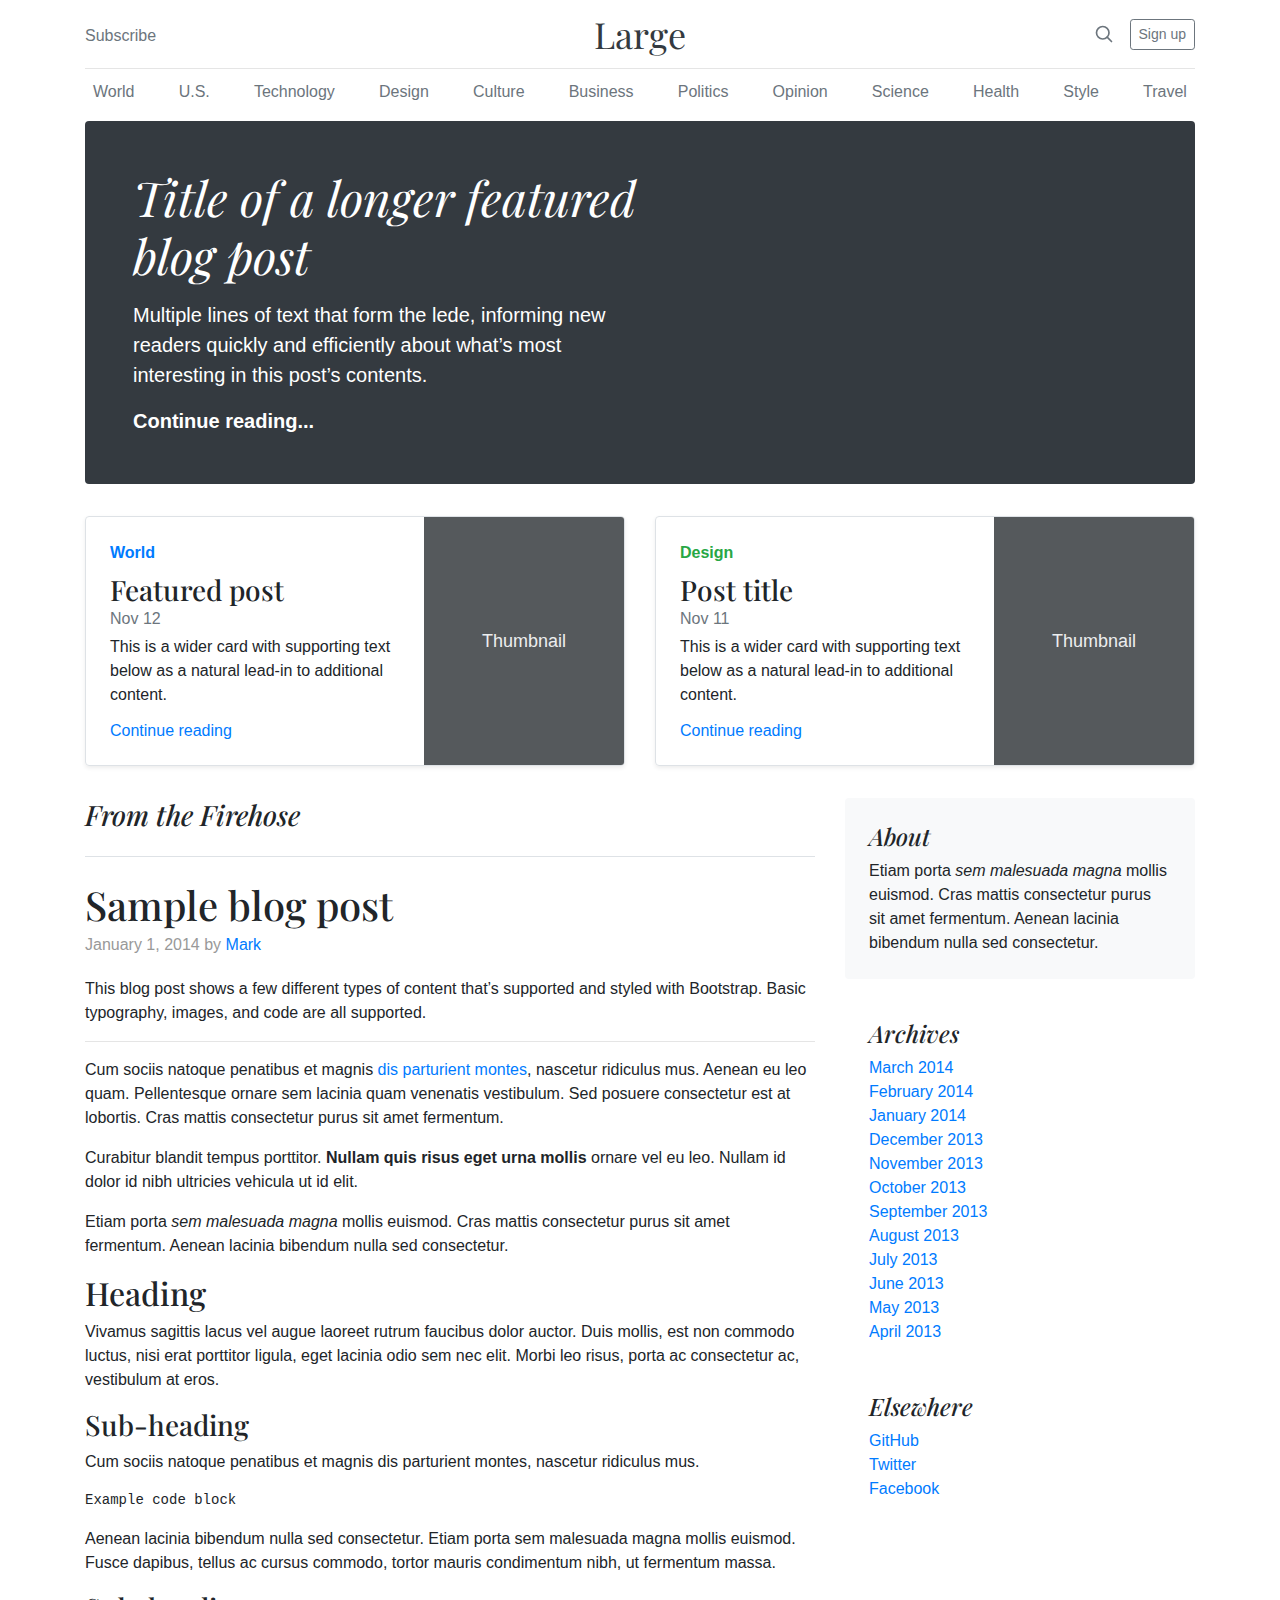
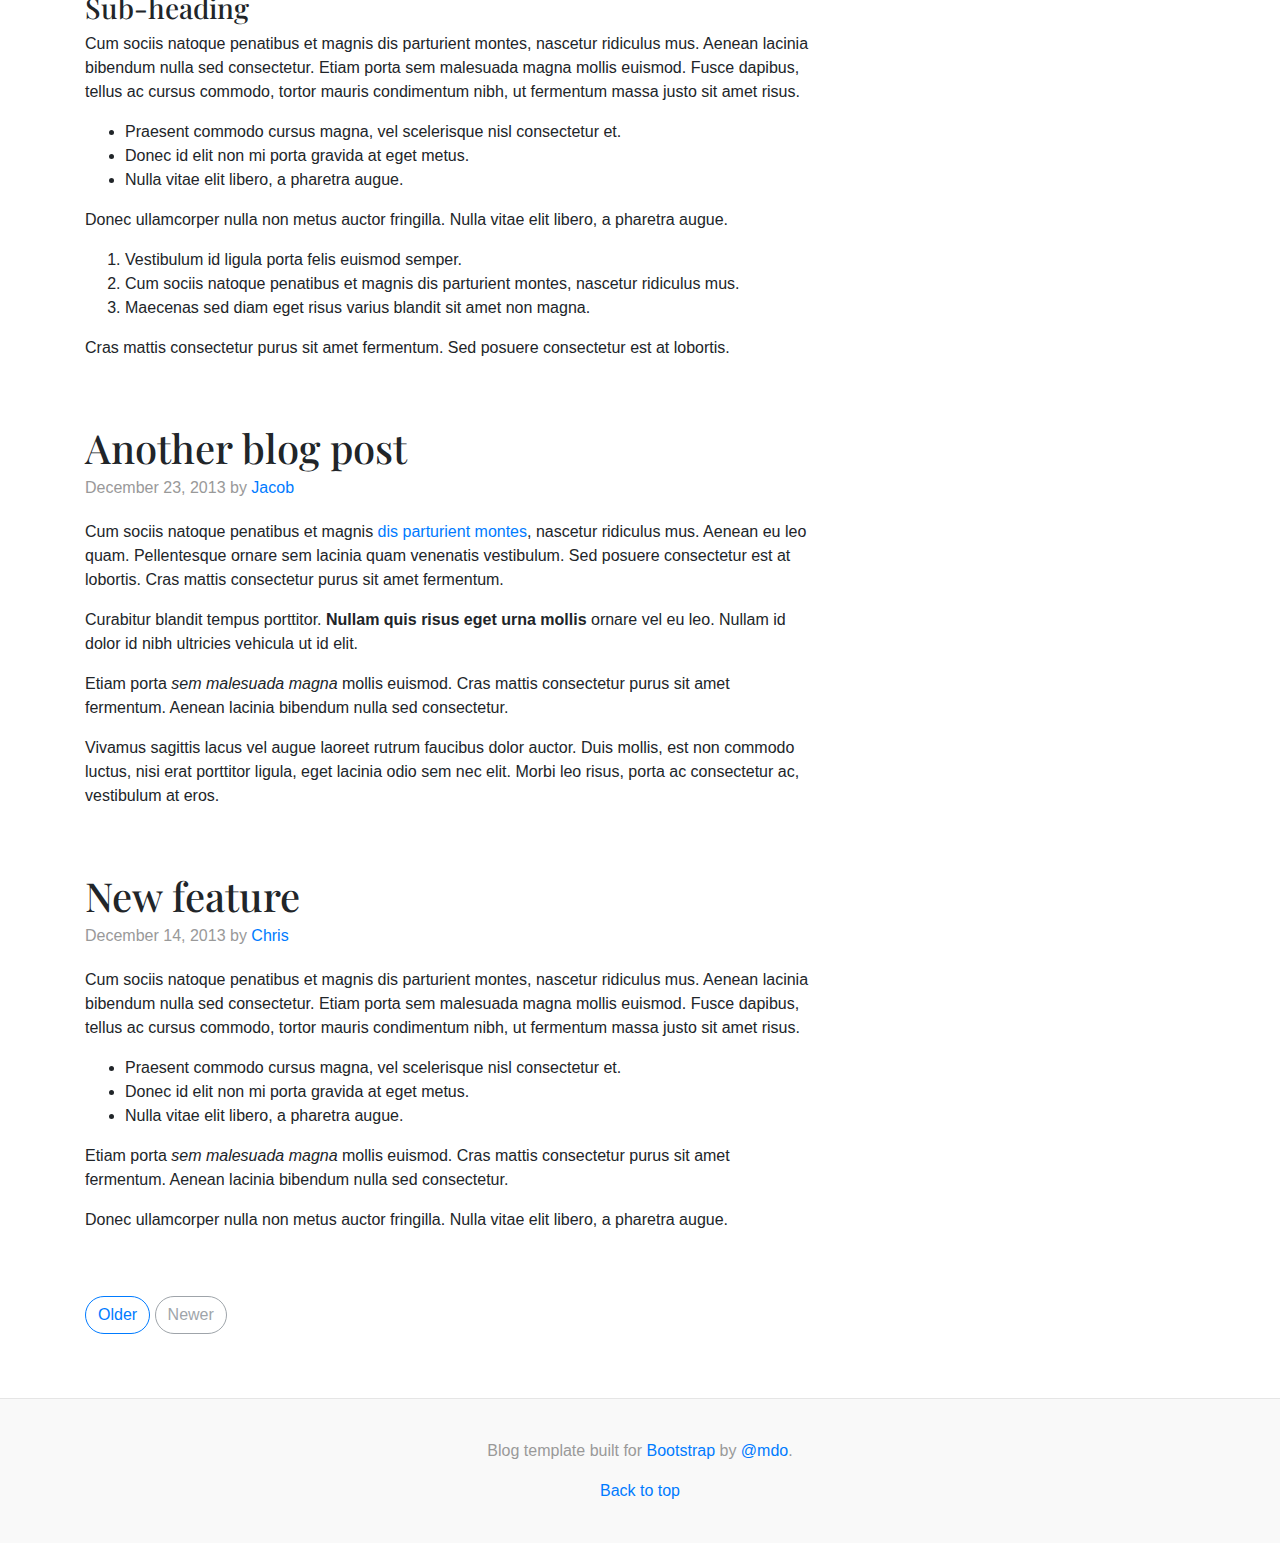
<file: dist/bootstrap-4.5.0-examples/blog/index.html>
<!doctype html>
<html lang="en">
  <head>
    <meta charset="utf-8">
    <meta name="viewport" content="width=device-width, initial-scale=1, shrink-to-fit=no">
    <meta name="description" content="">
    <meta name="author" content="Mark Otto, Jacob Thornton, and Bootstrap contributors">
    <meta name="generator" content="Jekyll v4.0.1">
    <title>Blog Template · Bootstrap</title>

    <link rel="canonical" href="https://getbootstrap.com/docs/4.5/examples/blog/">

    <!-- Bootstrap core CSS -->
<link href="../assets/dist/css/bootstrap.css" rel="stylesheet">

    <style>
      .bd-placeholder-img {
        font-size: 1.125rem;
        text-anchor: middle;
        -webkit-user-select: none;
        -moz-user-select: none;
        -ms-user-select: none;
        user-select: none;
      }

      @media (min-width: 768px) {
        .bd-placeholder-img-lg {
          font-size: 3.5rem;
        }
      }
    </style>
    <!-- Custom styles for this template -->
    <link href="https://fonts.googleapis.com/css?family=Playfair+Display:700,900" rel="stylesheet">
    <!-- Custom styles for this template -->
    <link href="blog.css" rel="stylesheet">
  </head>
  <body>
    <div class="container">
  <header class="blog-header py-3">
    <div class="row flex-nowrap justify-content-between align-items-center">
      <div class="col-4 pt-1">
        <a class="text-muted" href="#">Subscribe</a>
      </div>
      <div class="col-4 text-center">
        <a class="blog-header-logo text-dark" href="#">Large</a>
      </div>
      <div class="col-4 d-flex justify-content-end align-items-center">
        <a class="text-muted" href="#" aria-label="Search">
          <svg xmlns="http://www.w3.org/2000/svg" width="20" height="20" fill="none" stroke="currentColor" stroke-linecap="round" stroke-linejoin="round" stroke-width="2" class="mx-3" role="img" viewBox="0 0 24 24" focusable="false"><title>Search</title><circle cx="10.5" cy="10.5" r="7.5"/><path d="M21 21l-5.2-5.2"/></svg>
        </a>
        <a class="btn btn-sm btn-outline-secondary" href="#">Sign up</a>
      </div>
    </div>
  </header>

  <div class="nav-scroller py-1 mb-2">
    <nav class="nav d-flex justify-content-between">
      <a class="p-2 text-muted" href="#">World</a>
      <a class="p-2 text-muted" href="#">U.S.</a>
      <a class="p-2 text-muted" href="#">Technology</a>
      <a class="p-2 text-muted" href="#">Design</a>
      <a class="p-2 text-muted" href="#">Culture</a>
      <a class="p-2 text-muted" href="#">Business</a>
      <a class="p-2 text-muted" href="#">Politics</a>
      <a class="p-2 text-muted" href="#">Opinion</a>
      <a class="p-2 text-muted" href="#">Science</a>
      <a class="p-2 text-muted" href="#">Health</a>
      <a class="p-2 text-muted" href="#">Style</a>
      <a class="p-2 text-muted" href="#">Travel</a>
    </nav>
  </div>

  <div class="jumbotron p-4 p-md-5 text-white rounded bg-dark">
    <div class="col-md-6 px-0">
      <h1 class="display-4 font-italic">Title of a longer featured blog post</h1>
      <p class="lead my-3">Multiple lines of text that form the lede, informing new readers quickly and efficiently about what’s most interesting in this post’s contents.</p>
      <p class="lead mb-0"><a href="#" class="text-white font-weight-bold">Continue reading...</a></p>
    </div>
  </div>

  <div class="row mb-2">
    <div class="col-md-6">
      <div class="row no-gutters border rounded overflow-hidden flex-md-row mb-4 shadow-sm h-md-250 position-relative">
        <div class="col p-4 d-flex flex-column position-static">
          <strong class="d-inline-block mb-2 text-primary">World</strong>
          <h3 class="mb-0">Featured post</h3>
          <div class="mb-1 text-muted">Nov 12</div>
          <p class="card-text mb-auto">This is a wider card with supporting text below as a natural lead-in to additional content.</p>
          <a href="#" class="stretched-link">Continue reading</a>
        </div>
        <div class="col-auto d-none d-lg-block">
          <svg class="bd-placeholder-img" width="200" height="250" xmlns="http://www.w3.org/2000/svg" preserveAspectRatio="xMidYMid slice" focusable="false" role="img" aria-label="Placeholder: Thumbnail"><title>Placeholder</title><rect width="100%" height="100%" fill="#55595c"/><text x="50%" y="50%" fill="#eceeef" dy=".3em">Thumbnail</text></svg>
        </div>
      </div>
    </div>
    <div class="col-md-6">
      <div class="row no-gutters border rounded overflow-hidden flex-md-row mb-4 shadow-sm h-md-250 position-relative">
        <div class="col p-4 d-flex flex-column position-static">
          <strong class="d-inline-block mb-2 text-success">Design</strong>
          <h3 class="mb-0">Post title</h3>
          <div class="mb-1 text-muted">Nov 11</div>
          <p class="mb-auto">This is a wider card with supporting text below as a natural lead-in to additional content.</p>
          <a href="#" class="stretched-link">Continue reading</a>
        </div>
        <div class="col-auto d-none d-lg-block">
          <svg class="bd-placeholder-img" width="200" height="250" xmlns="http://www.w3.org/2000/svg" preserveAspectRatio="xMidYMid slice" focusable="false" role="img" aria-label="Placeholder: Thumbnail"><title>Placeholder</title><rect width="100%" height="100%" fill="#55595c"/><text x="50%" y="50%" fill="#eceeef" dy=".3em">Thumbnail</text></svg>
        </div>
      </div>
    </div>
  </div>
</div>

<main role="main" class="container">
  <div class="row">
    <div class="col-md-8 blog-main">
      <h3 class="pb-4 mb-4 font-italic border-bottom">
        From the Firehose
      </h3>

      <div class="blog-post">
        <h2 class="blog-post-title">Sample blog post</h2>
        <p class="blog-post-meta">January 1, 2014 by <a href="#">Mark</a></p>

        <p>This blog post shows a few different types of content that’s supported and styled with Bootstrap. Basic typography, images, and code are all supported.</p>
        <hr>
        <p>Cum sociis natoque penatibus et magnis <a href="#">dis parturient montes</a>, nascetur ridiculus mus. Aenean eu leo quam. Pellentesque ornare sem lacinia quam venenatis vestibulum. Sed posuere consectetur est at lobortis. Cras mattis consectetur purus sit amet fermentum.</p>
        <blockquote>
          <p>Curabitur blandit tempus porttitor. <strong>Nullam quis risus eget urna mollis</strong> ornare vel eu leo. Nullam id dolor id nibh ultricies vehicula ut id elit.</p>
        </blockquote>
        <p>Etiam porta <em>sem malesuada magna</em> mollis euismod. Cras mattis consectetur purus sit amet fermentum. Aenean lacinia bibendum nulla sed consectetur.</p>
        <h2>Heading</h2>
        <p>Vivamus sagittis lacus vel augue laoreet rutrum faucibus dolor auctor. Duis mollis, est non commodo luctus, nisi erat porttitor ligula, eget lacinia odio sem nec elit. Morbi leo risus, porta ac consectetur ac, vestibulum at eros.</p>
        <h3>Sub-heading</h3>
        <p>Cum sociis natoque penatibus et magnis dis parturient montes, nascetur ridiculus mus.</p>
        <pre><code>Example code block</code></pre>
        <p>Aenean lacinia bibendum nulla sed consectetur. Etiam porta sem malesuada magna mollis euismod. Fusce dapibus, tellus ac cursus commodo, tortor mauris condimentum nibh, ut fermentum massa.</p>
        <h3>Sub-heading</h3>
        <p>Cum sociis natoque penatibus et magnis dis parturient montes, nascetur ridiculus mus. Aenean lacinia bibendum nulla sed consectetur. Etiam porta sem malesuada magna mollis euismod. Fusce dapibus, tellus ac cursus commodo, tortor mauris condimentum nibh, ut fermentum massa justo sit amet risus.</p>
        <ul>
          <li>Praesent commodo cursus magna, vel scelerisque nisl consectetur et.</li>
          <li>Donec id elit non mi porta gravida at eget metus.</li>
          <li>Nulla vitae elit libero, a pharetra augue.</li>
        </ul>
        <p>Donec ullamcorper nulla non metus auctor fringilla. Nulla vitae elit libero, a pharetra augue.</p>
        <ol>
          <li>Vestibulum id ligula porta felis euismod semper.</li>
          <li>Cum sociis natoque penatibus et magnis dis parturient montes, nascetur ridiculus mus.</li>
          <li>Maecenas sed diam eget risus varius blandit sit amet non magna.</li>
        </ol>
        <p>Cras mattis consectetur purus sit amet fermentum. Sed posuere consectetur est at lobortis.</p>
      </div><!-- /.blog-post -->

      <div class="blog-post">
        <h2 class="blog-post-title">Another blog post</h2>
        <p class="blog-post-meta">December 23, 2013 by <a href="#">Jacob</a></p>

        <p>Cum sociis natoque penatibus et magnis <a href="#">dis parturient montes</a>, nascetur ridiculus mus. Aenean eu leo quam. Pellentesque ornare sem lacinia quam venenatis vestibulum. Sed posuere consectetur est at lobortis. Cras mattis consectetur purus sit amet fermentum.</p>
        <blockquote>
          <p>Curabitur blandit tempus porttitor. <strong>Nullam quis risus eget urna mollis</strong> ornare vel eu leo. Nullam id dolor id nibh ultricies vehicula ut id elit.</p>
        </blockquote>
        <p>Etiam porta <em>sem malesuada magna</em> mollis euismod. Cras mattis consectetur purus sit amet fermentum. Aenean lacinia bibendum nulla sed consectetur.</p>
        <p>Vivamus sagittis lacus vel augue laoreet rutrum faucibus dolor auctor. Duis mollis, est non commodo luctus, nisi erat porttitor ligula, eget lacinia odio sem nec elit. Morbi leo risus, porta ac consectetur ac, vestibulum at eros.</p>
      </div><!-- /.blog-post -->

      <div class="blog-post">
        <h2 class="blog-post-title">New feature</h2>
        <p class="blog-post-meta">December 14, 2013 by <a href="#">Chris</a></p>

        <p>Cum sociis natoque penatibus et magnis dis parturient montes, nascetur ridiculus mus. Aenean lacinia bibendum nulla sed consectetur. Etiam porta sem malesuada magna mollis euismod. Fusce dapibus, tellus ac cursus commodo, tortor mauris condimentum nibh, ut fermentum massa justo sit amet risus.</p>
        <ul>
          <li>Praesent commodo cursus magna, vel scelerisque nisl consectetur et.</li>
          <li>Donec id elit non mi porta gravida at eget metus.</li>
          <li>Nulla vitae elit libero, a pharetra augue.</li>
        </ul>
        <p>Etiam porta <em>sem malesuada magna</em> mollis euismod. Cras mattis consectetur purus sit amet fermentum. Aenean lacinia bibendum nulla sed consectetur.</p>
        <p>Donec ullamcorper nulla non metus auctor fringilla. Nulla vitae elit libero, a pharetra augue.</p>
      </div><!-- /.blog-post -->

      <nav class="blog-pagination">
        <a class="btn btn-outline-primary" href="#">Older</a>
        <a class="btn btn-outline-secondary disabled" href="#" tabindex="-1" aria-disabled="true">Newer</a>
      </nav>

    </div><!-- /.blog-main -->

    <aside class="col-md-4 blog-sidebar">
      <div class="p-4 mb-3 bg-light rounded">
        <h4 class="font-italic">About</h4>
        <p class="mb-0">Etiam porta <em>sem malesuada magna</em> mollis euismod. Cras mattis consectetur purus sit amet fermentum. Aenean lacinia bibendum nulla sed consectetur.</p>
      </div>

      <div class="p-4">
        <h4 class="font-italic">Archives</h4>
        <ol class="list-unstyled mb-0">
          <li><a href="#">March 2014</a></li>
          <li><a href="#">February 2014</a></li>
          <li><a href="#">January 2014</a></li>
          <li><a href="#">December 2013</a></li>
          <li><a href="#">November 2013</a></li>
          <li><a href="#">October 2013</a></li>
          <li><a href="#">September 2013</a></li>
          <li><a href="#">August 2013</a></li>
          <li><a href="#">July 2013</a></li>
          <li><a href="#">June 2013</a></li>
          <li><a href="#">May 2013</a></li>
          <li><a href="#">April 2013</a></li>
        </ol>
      </div>

      <div class="p-4">
        <h4 class="font-italic">Elsewhere</h4>
        <ol class="list-unstyled">
          <li><a href="#">GitHub</a></li>
          <li><a href="#">Twitter</a></li>
          <li><a href="#">Facebook</a></li>
        </ol>
      </div>
    </aside><!-- /.blog-sidebar -->

  </div><!-- /.row -->

</main><!-- /.container -->

<footer class="blog-footer">
  <p>Blog template built for <a href="https://getbootstrap.com/">Bootstrap</a> by <a href="https://twitter.com/mdo">@mdo</a>.</p>
  <p>
    <a href="#">Back to top</a>
  </p>
</footer>
</body>
</html>
</file>
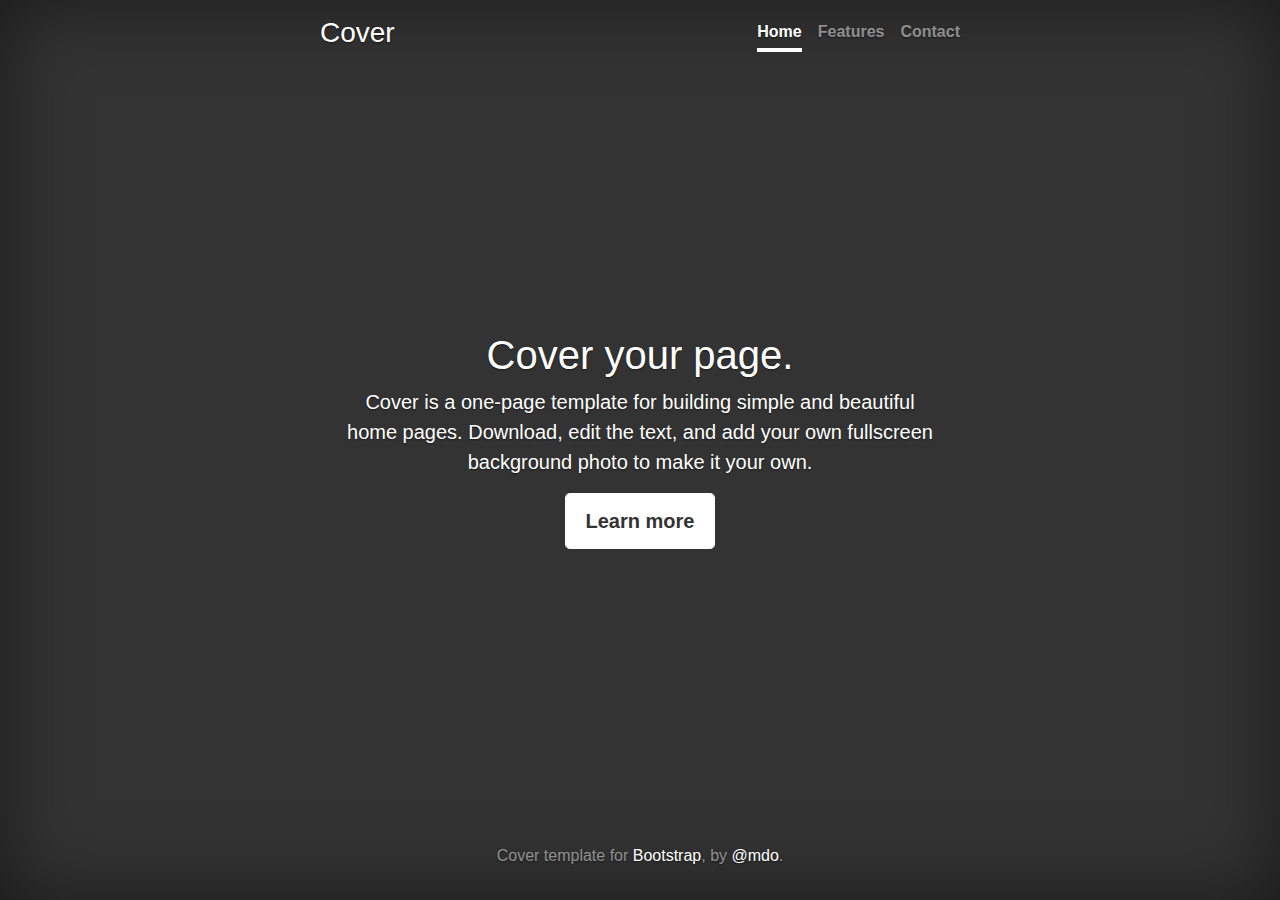
<file: dist/bootstrap-4.5.0-examples/cover/index.html>
<!doctype html>
<html lang="en">
  <head>
    <meta charset="utf-8">
    <meta name="viewport" content="width=device-width, initial-scale=1, shrink-to-fit=no">
    <meta name="description" content="">
    <meta name="author" content="Mark Otto, Jacob Thornton, and Bootstrap contributors">
    <meta name="generator" content="Jekyll v4.0.1">
    <title>Cover Template · Bootstrap</title>

    <link rel="canonical" href="https://getbootstrap.com/docs/4.5/examples/cover/">

    <!-- Bootstrap core CSS -->
<link href="../assets/dist/css/bootstrap.css" rel="stylesheet">

    <style>
      .bd-placeholder-img {
        font-size: 1.125rem;
        text-anchor: middle;
        -webkit-user-select: none;
        -moz-user-select: none;
        -ms-user-select: none;
        user-select: none;
      }

      @media (min-width: 768px) {
        .bd-placeholder-img-lg {
          font-size: 3.5rem;
        }
      }
    </style>
    <!-- Custom styles for this template -->
    <link href="cover.css" rel="stylesheet">
  </head>
  <body class="text-center">
    <div class="cover-container d-flex w-100 h-100 p-3 mx-auto flex-column">
  <header class="masthead mb-auto">
    <div class="inner">
      <h3 class="masthead-brand">Cover</h3>
      <nav class="nav nav-masthead justify-content-center">
        <a class="nav-link active" href="#">Home</a>
        <a class="nav-link" href="#">Features</a>
        <a class="nav-link" href="#">Contact</a>
      </nav>
    </div>
  </header>

  <main role="main" class="inner cover">
    <h1 class="cover-heading">Cover your page.</h1>
    <p class="lead">Cover is a one-page template for building simple and beautiful home pages. Download, edit the text, and add your own fullscreen background photo to make it your own.</p>
    <p class="lead">
      <a href="#" class="btn btn-lg btn-secondary">Learn more</a>
    </p>
  </main>

  <footer class="mastfoot mt-auto">
    <div class="inner">
      <p>Cover template for <a href="https://getbootstrap.com/">Bootstrap</a>, by <a href="https://twitter.com/mdo">@mdo</a>.</p>
    </div>
  </footer>
</div>
</body>
</html>
</file>
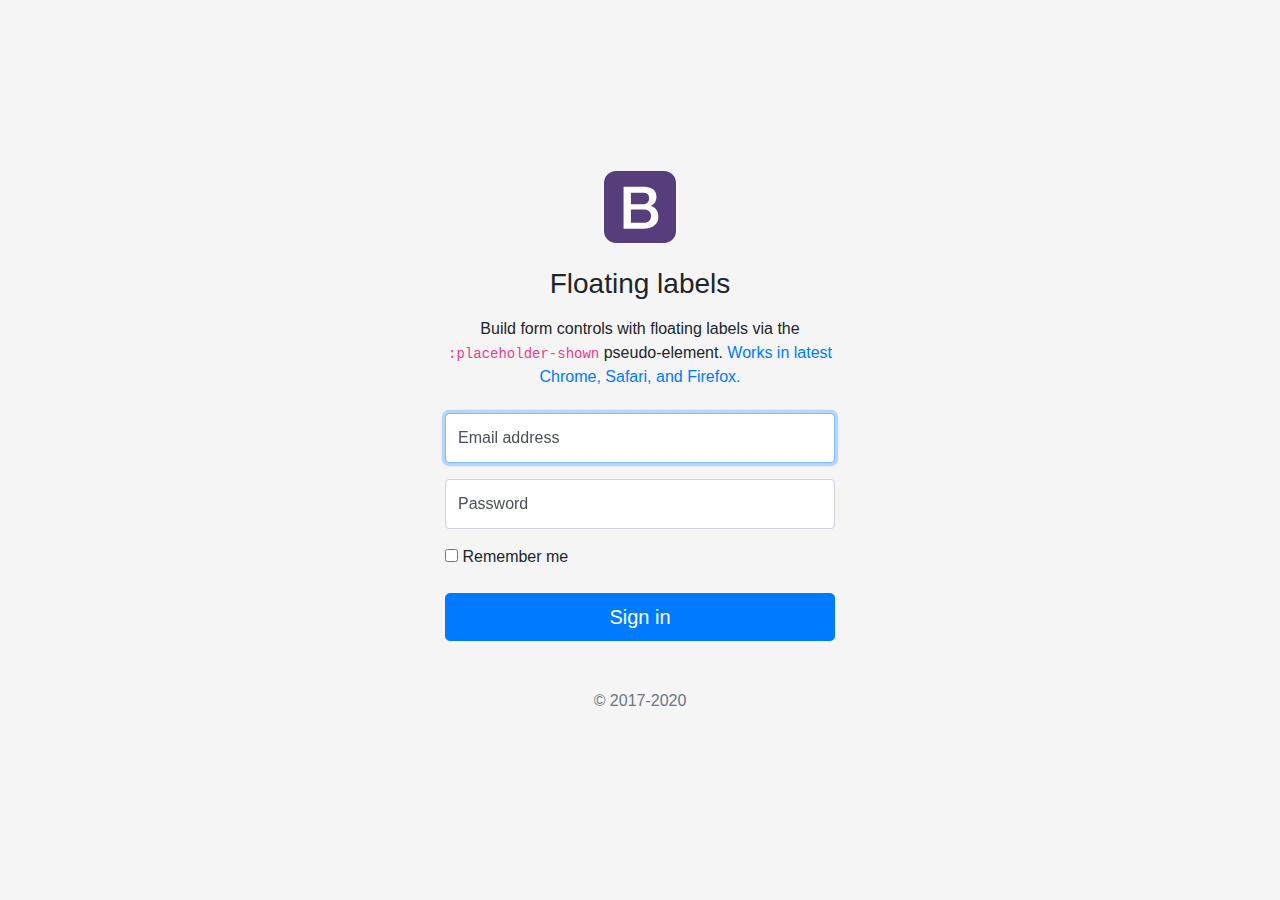
<file: dist/bootstrap-4.5.0-examples/floating-labels/index.html>
<!doctype html>
<html lang="en">
  <head>
    <meta charset="utf-8">
    <meta name="viewport" content="width=device-width, initial-scale=1, shrink-to-fit=no">
    <meta name="description" content="">
    <meta name="author" content="Mark Otto, Jacob Thornton, and Bootstrap contributors">
    <meta name="generator" content="Jekyll v4.0.1">
    <title>Floating labels example · Bootstrap</title>

    <link rel="canonical" href="https://getbootstrap.com/docs/4.5/examples/floating-labels/">

    <!-- Bootstrap core CSS -->
<link href="../assets/dist/css/bootstrap.css" rel="stylesheet">

    <style>
      .bd-placeholder-img {
        font-size: 1.125rem;
        text-anchor: middle;
        -webkit-user-select: none;
        -moz-user-select: none;
        -ms-user-select: none;
        user-select: none;
      }

      @media (min-width: 768px) {
        .bd-placeholder-img-lg {
          font-size: 3.5rem;
        }
      }
    </style>
    <!-- Custom styles for this template -->
    <link href="floating-labels.css" rel="stylesheet">
  </head>
  <body>
    <form class="form-signin">
  <div class="text-center mb-4">
    <img class="mb-4" src="../assets/brand/bootstrap-solid.svg" alt="" width="72" height="72">
    <h1 class="h3 mb-3 font-weight-normal">Floating labels</h1>
    <p>Build form controls with floating labels via the <code>:placeholder-shown</code> pseudo-element. <a href="https://caniuse.com/#feat=css-placeholder-shown">Works in latest Chrome, Safari, and Firefox.</a></p>
  </div>

  <div class="form-label-group">
    <input type="email" id="inputEmail" class="form-control" placeholder="Email address" required autofocus>
    <label for="inputEmail">Email address</label>
  </div>

  <div class="form-label-group">
    <input type="password" id="inputPassword" class="form-control" placeholder="Password" required>
    <label for="inputPassword">Password</label>
  </div>

  <div class="checkbox mb-3">
    <label>
      <input type="checkbox" value="remember-me"> Remember me
    </label>
  </div>
  <button class="btn btn-lg btn-primary btn-block" type="submit">Sign in</button>
  <p class="mt-5 mb-3 text-muted text-center">&copy; 2017-2020</p>
</form>
</body>
</html>
</file>
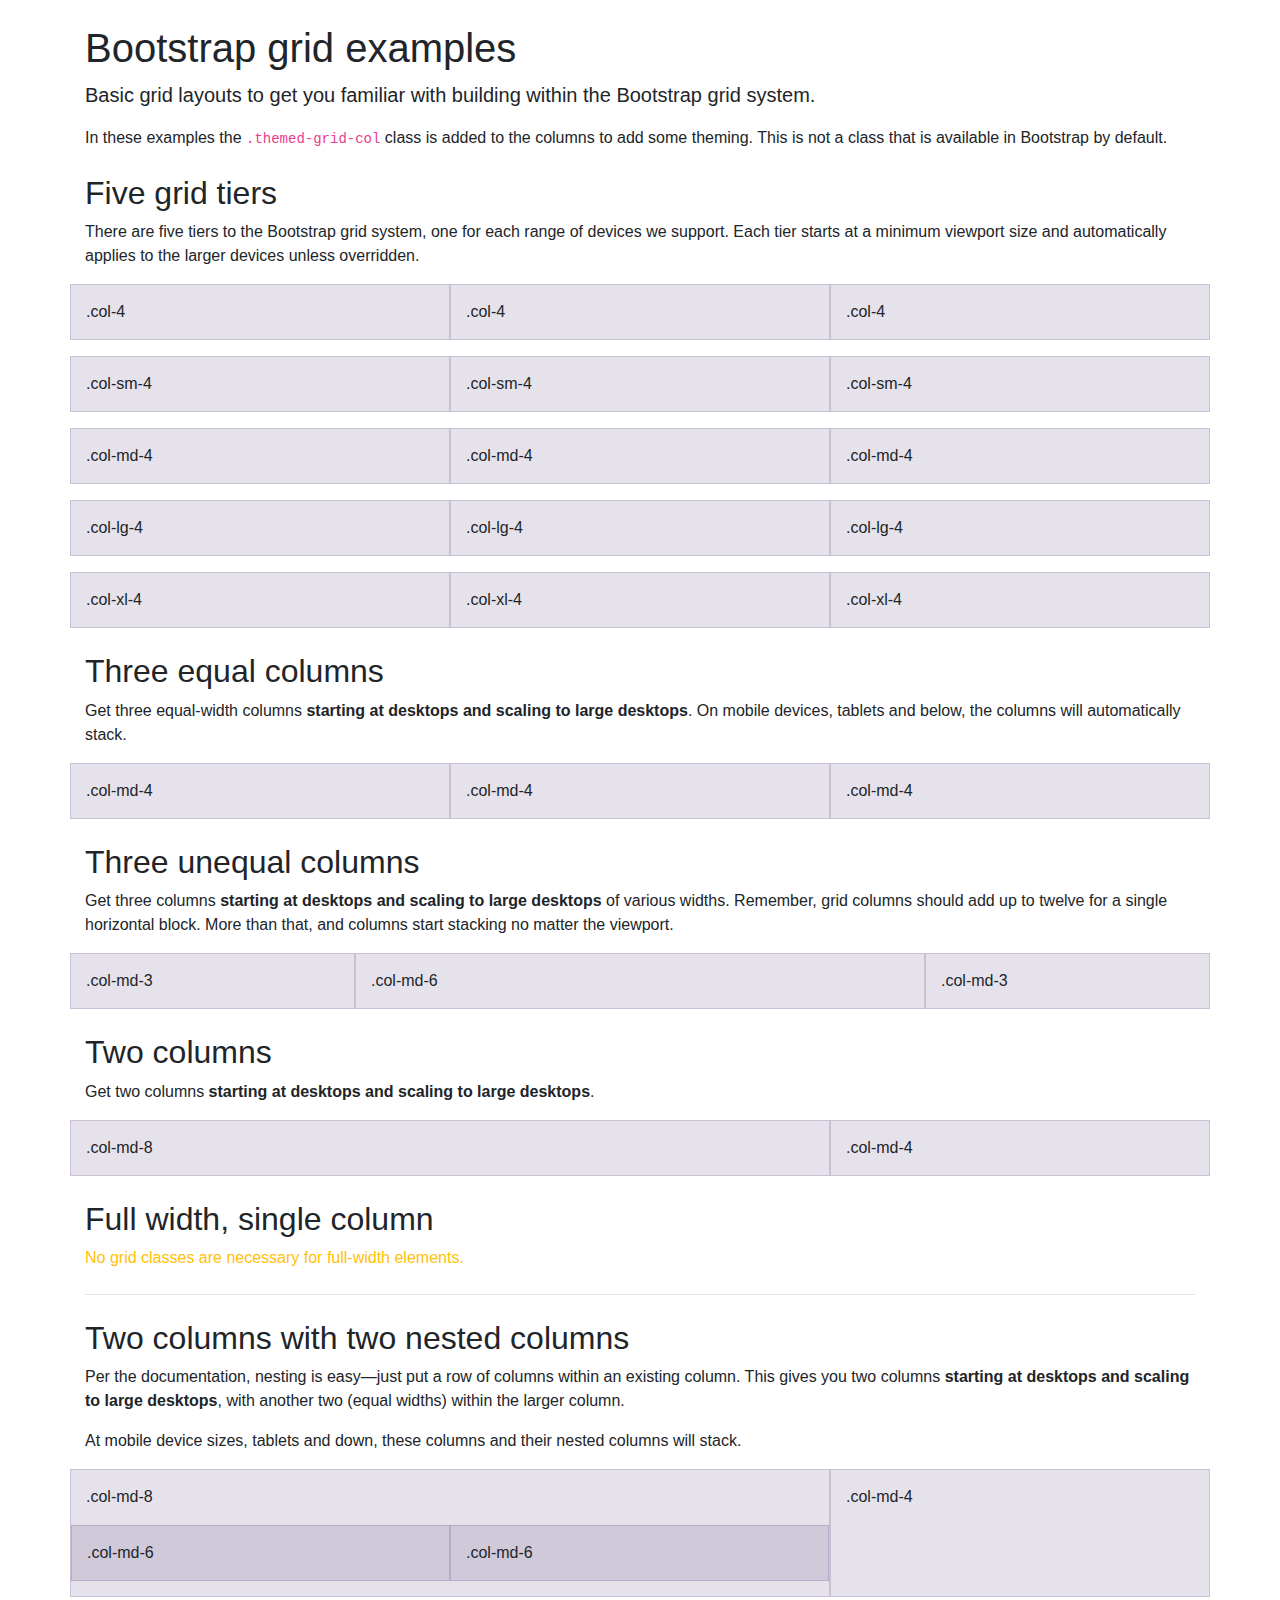
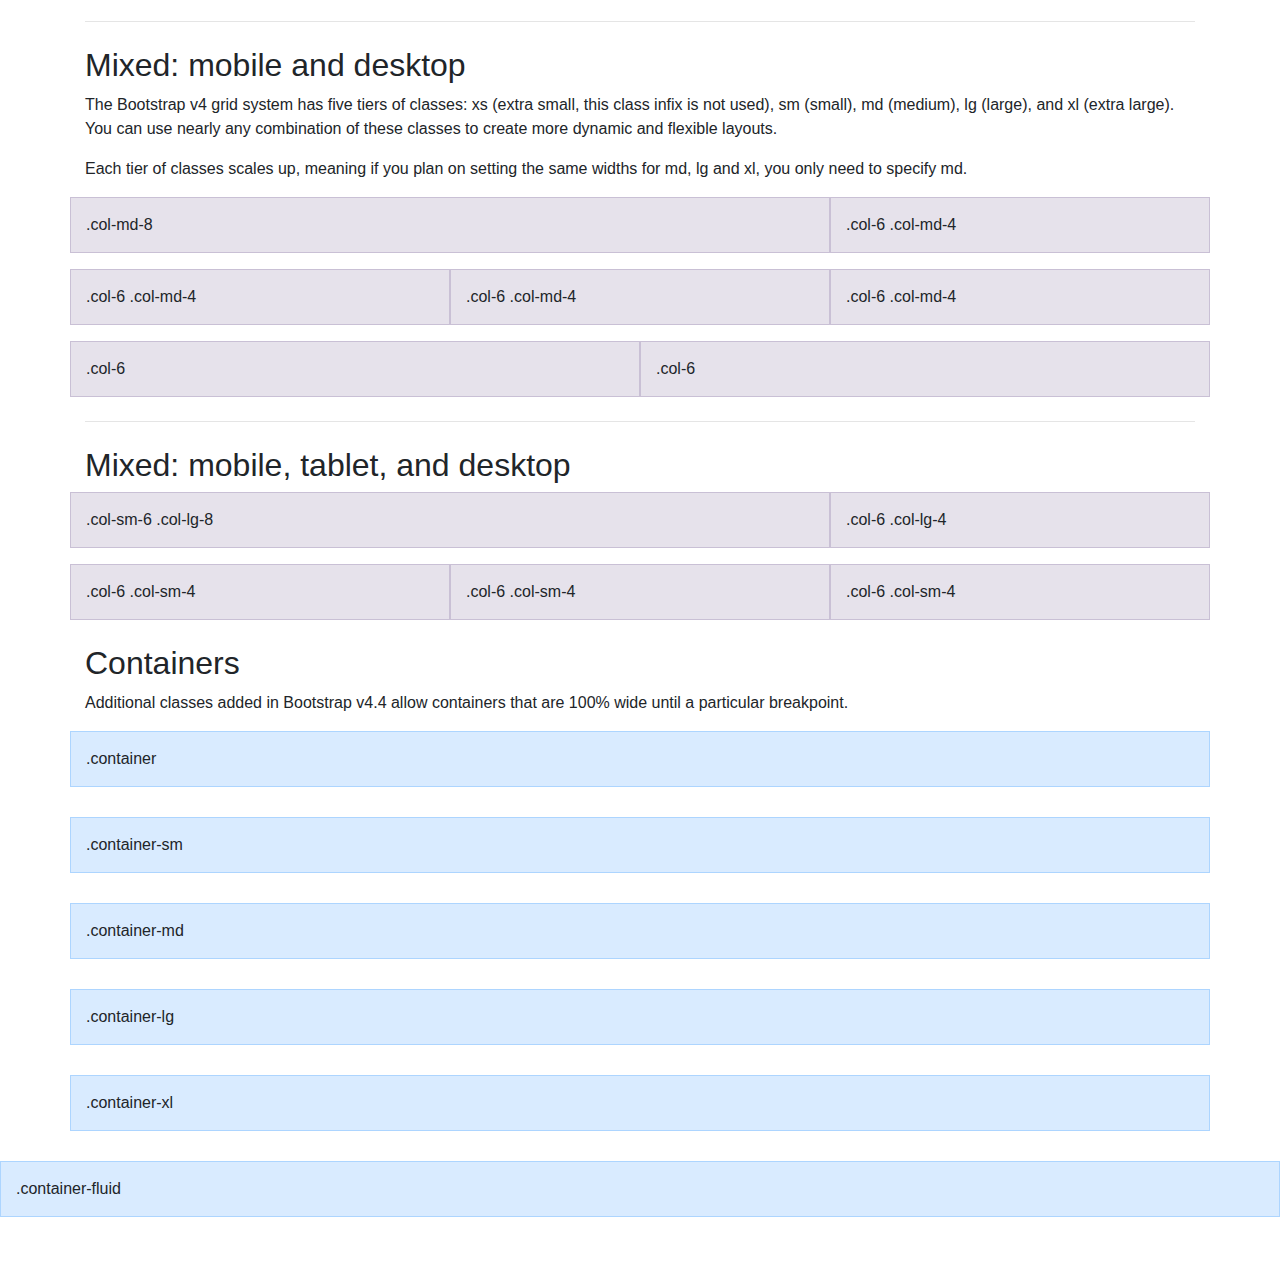
<file: dist/bootstrap-4.5.0-examples/grid/index.html>
<!doctype html>
<html lang="en">
  <head>
    <meta charset="utf-8">
    <meta name="viewport" content="width=device-width, initial-scale=1, shrink-to-fit=no">
    <meta name="description" content="">
    <meta name="author" content="Mark Otto, Jacob Thornton, and Bootstrap contributors">
    <meta name="generator" content="Jekyll v4.0.1">
    <title>Grid Template · Bootstrap</title>

    <link rel="canonical" href="https://getbootstrap.com/docs/4.5/examples/grid/">

    <!-- Bootstrap core CSS -->
<link href="../assets/dist/css/bootstrap.css" rel="stylesheet">

    <style>
      .bd-placeholder-img {
        font-size: 1.125rem;
        text-anchor: middle;
        -webkit-user-select: none;
        -moz-user-select: none;
        -ms-user-select: none;
        user-select: none;
      }

      @media (min-width: 768px) {
        .bd-placeholder-img-lg {
          font-size: 3.5rem;
        }
      }
    </style>
    <!-- Custom styles for this template -->
    <link href="grid.css" rel="stylesheet">
  </head>
  <body class="py-4">
    <div class="container">

  <h1>Bootstrap grid examples</h1>
  <p class="lead">Basic grid layouts to get you familiar with building within the Bootstrap grid system.</p>
  <p>In these examples the <code>.themed-grid-col</code> class is added to the columns to add some theming. This is not a class that is available in Bootstrap by default.</p>

  <h2 class="mt-4">Five grid tiers</h2>
  <p>There are five tiers to the Bootstrap grid system, one for each range of devices we support. Each tier starts at a minimum viewport size and automatically applies to the larger devices unless overridden.</p>

  <div class="row mb-3">
    <div class="col-4 themed-grid-col">.col-4</div>
    <div class="col-4 themed-grid-col">.col-4</div>
    <div class="col-4 themed-grid-col">.col-4</div>
  </div>

  <div class="row mb-3">
    <div class="col-sm-4 themed-grid-col">.col-sm-4</div>
    <div class="col-sm-4 themed-grid-col">.col-sm-4</div>
    <div class="col-sm-4 themed-grid-col">.col-sm-4</div>
  </div>

  <div class="row mb-3">
    <div class="col-md-4 themed-grid-col">.col-md-4</div>
    <div class="col-md-4 themed-grid-col">.col-md-4</div>
    <div class="col-md-4 themed-grid-col">.col-md-4</div>
  </div>

  <div class="row mb-3">
    <div class="col-lg-4 themed-grid-col">.col-lg-4</div>
    <div class="col-lg-4 themed-grid-col">.col-lg-4</div>
    <div class="col-lg-4 themed-grid-col">.col-lg-4</div>
  </div>

  <div class="row mb-3">
    <div class="col-xl-4 themed-grid-col">.col-xl-4</div>
    <div class="col-xl-4 themed-grid-col">.col-xl-4</div>
    <div class="col-xl-4 themed-grid-col">.col-xl-4</div>
  </div>

  <h2 class="mt-4">Three equal columns</h2>
  <p>Get three equal-width columns <strong>starting at desktops and scaling to large desktops</strong>. On mobile devices, tablets and below, the columns will automatically stack.</p>
  <div class="row mb-3">
    <div class="col-md-4 themed-grid-col">.col-md-4</div>
    <div class="col-md-4 themed-grid-col">.col-md-4</div>
    <div class="col-md-4 themed-grid-col">.col-md-4</div>
  </div>

  <h2 class="mt-4">Three unequal columns</h2>
  <p>Get three columns <strong>starting at desktops and scaling to large desktops</strong> of various widths. Remember, grid columns should add up to twelve for a single horizontal block. More than that, and columns start stacking no matter the viewport.</p>
  <div class="row mb-3">
    <div class="col-md-3 themed-grid-col">.col-md-3</div>
    <div class="col-md-6 themed-grid-col">.col-md-6</div>
    <div class="col-md-3 themed-grid-col">.col-md-3</div>
  </div>

  <h2 class="mt-4">Two columns</h2>
  <p>Get two columns <strong>starting at desktops and scaling to large desktops</strong>.</p>
  <div class="row mb-3">
    <div class="col-md-8 themed-grid-col">.col-md-8</div>
    <div class="col-md-4 themed-grid-col">.col-md-4</div>
  </div>

  <h2 class="mt-4">Full width, single column</h2>
  <p class="text-warning">
    No grid classes are necessary for full-width elements.
  </p>

  <hr class="my-4">

  <h2 class="mt-4">Two columns with two nested columns</h2>
  <p>Per the documentation, nesting is easy—just put a row of columns within an existing column. This gives you two columns <strong>starting at desktops and scaling to large desktops</strong>, with another two (equal widths) within the larger column.</p>
  <p>At mobile device sizes, tablets and down, these columns and their nested columns will stack.</p>
  <div class="row mb-3">
    <div class="col-md-8 themed-grid-col">
      <div class="pb-3">
        .col-md-8
      </div>
      <div class="row">
        <div class="col-md-6 themed-grid-col">.col-md-6</div>
        <div class="col-md-6 themed-grid-col">.col-md-6</div>
      </div>
    </div>
    <div class="col-md-4 themed-grid-col">.col-md-4</div>
  </div>

  <hr class="my-4">

  <h2 class="mt-4">Mixed: mobile and desktop</h2>
  <p>The Bootstrap v4 grid system has five tiers of classes: xs (extra small, this class infix is not used), sm (small), md (medium), lg (large), and xl (extra large). You can use nearly any combination of these classes to create more dynamic and flexible layouts.</p>
  <p>Each tier of classes scales up, meaning if you plan on setting the same widths for md, lg and xl, you only need to specify md.</p>
  <div class="row mb-3">
    <div class="col-md-8 themed-grid-col">.col-md-8</div>
    <div class="col-6 col-md-4 themed-grid-col">.col-6 .col-md-4</div>
  </div>
  <div class="row mb-3">
    <div class="col-6 col-md-4 themed-grid-col">.col-6 .col-md-4</div>
    <div class="col-6 col-md-4 themed-grid-col">.col-6 .col-md-4</div>
    <div class="col-6 col-md-4 themed-grid-col">.col-6 .col-md-4</div>
  </div>
  <div class="row mb-3">
    <div class="col-6 themed-grid-col">.col-6</div>
    <div class="col-6 themed-grid-col">.col-6</div>
  </div>

  <hr class="my-4">

  <h2 class="mt-4">Mixed: mobile, tablet, and desktop</h2>
  <div class="row mb-3">
    <div class="col-sm-6 col-lg-8 themed-grid-col">.col-sm-6 .col-lg-8</div>
    <div class="col-6 col-lg-4 themed-grid-col">.col-6 .col-lg-4</div>
  </div>
  <div class="row mb-3">
    <div class="col-6 col-sm-4 themed-grid-col">.col-6 .col-sm-4</div>
    <div class="col-6 col-sm-4 themed-grid-col">.col-6 .col-sm-4</div>
    <div class="col-6 col-sm-4 themed-grid-col">.col-6 .col-sm-4</div>
  </div>

</div>

<div class="container" id="containers">
  <h2 class="mt-4">Containers</h2>
  <p>Additional classes added in Bootstrap v4.4 allow containers that are 100% wide until a particular breakpoint.</p>
</div>

<div class="container themed-container">.container</div>
<div class="container-sm themed-container">.container-sm</div>
<div class="container-md themed-container">.container-md</div>
<div class="container-lg themed-container">.container-lg</div>
<div class="container-xl themed-container">.container-xl</div>
<div class="container-fluid themed-container">.container-fluid</div>
</body>
</html>
</file>
<file: dist/bootstrap-4.5.0-examples/blog/blog.css>
/* stylelint-disable selector-list-comma-newline-after */

.blog-header {
  line-height: 1;
  border-bottom: 1px solid #e5e5e5;
}

.blog-header-logo {
  font-family: "Playfair Display", Georgia, "Times New Roman", serif;
  font-size: 2.25rem;
}

.blog-header-logo:hover {
  text-decoration: none;
}

h1, h2, h3, h4, h5, h6 {
  font-family: "Playfair Display", Georgia, "Times New Roman", serif;
}

.display-4 {
  font-size: 2.5rem;
}
@media (min-width: 768px) {
  .display-4 {
    font-size: 3rem;
  }
}

.nav-scroller {
  position: relative;
  z-index: 2;
  height: 2.75rem;
  overflow-y: hidden;
}

.nav-scroller .nav {
  display: -ms-flexbox;
  display: flex;
  -ms-flex-wrap: nowrap;
  flex-wrap: nowrap;
  padding-bottom: 1rem;
  margin-top: -1px;
  overflow-x: auto;
  text-align: center;
  white-space: nowrap;
  -webkit-overflow-scrolling: touch;
}

.nav-scroller .nav-link {
  padding-top: .75rem;
  padding-bottom: .75rem;
  font-size: .875rem;
}

.card-img-right {
  height: 100%;
  border-radius: 0 3px 3px 0;
}

.flex-auto {
  -ms-flex: 0 0 auto;
  flex: 0 0 auto;
}

.h-250 { height: 250px; }
@media (min-width: 768px) {
  .h-md-250 { height: 250px; }
}

/* Pagination */
.blog-pagination {
  margin-bottom: 4rem;
}
.blog-pagination > .btn {
  border-radius: 2rem;
}

/*
 * Blog posts
 */
.blog-post {
  margin-bottom: 4rem;
}
.blog-post-title {
  margin-bottom: .25rem;
  font-size: 2.5rem;
}
.blog-post-meta {
  margin-bottom: 1.25rem;
  color: #999;
}

/*
 * Footer
 */
.blog-footer {
  padding: 2.5rem 0;
  color: #999;
  text-align: center;
  background-color: #f9f9f9;
  border-top: .05rem solid #e5e5e5;
}
.blog-footer p:last-child {
  margin-bottom: 0;
}
</file>
<file: dist/bootstrap-4.5.0-examples/cover/cover.css>
/*
 * Globals
 */

/* Links */
a,
a:focus,
a:hover {
  color: #fff;
}

/* Custom default button */
.btn-secondary,
.btn-secondary:hover,
.btn-secondary:focus {
  color: #333;
  text-shadow: none; /* Prevent inheritance from `body` */
  background-color: #fff;
  border: .05rem solid #fff;
}


/*
 * Base structure
 */

html,
body {
  height: 100%;
  background-color: #333;
}

body {
  display: -ms-flexbox;
  display: flex;
  color: #fff;
  text-shadow: 0 .05rem .1rem rgba(0, 0, 0, .5);
  box-shadow: inset 0 0 5rem rgba(0, 0, 0, .5);
}

.cover-container {
  max-width: 42em;
}


/*
 * Header
 */
.masthead {
  margin-bottom: 2rem;
}

.masthead-brand {
  margin-bottom: 0;
}

.nav-masthead .nav-link {
  padding: .25rem 0;
  font-weight: 700;
  color: rgba(255, 255, 255, .5);
  background-color: transparent;
  border-bottom: .25rem solid transparent;
}

.nav-masthead .nav-link:hover,
.nav-masthead .nav-link:focus {
  border-bottom-color: rgba(255, 255, 255, .25);
}

.nav-masthead .nav-link + .nav-link {
  margin-left: 1rem;
}

.nav-masthead .active {
  color: #fff;
  border-bottom-color: #fff;
}

@media (min-width: 48em) {
  .masthead-brand {
    float: left;
  }
  .nav-masthead {
    float: right;
  }
}


/*
 * Cover
 */
.cover {
  padding: 0 1.5rem;
}
.cover .btn-lg {
  padding: .75rem 1.25rem;
  font-weight: 700;
}


/*
 * Footer
 */
.mastfoot {
  color: rgba(255, 255, 255, .5);
}
</file>
<file: dist/bootstrap-4.5.0-examples/floating-labels/floating-labels.css>
html,
body {
  height: 100%;
}

body {
  display: -ms-flexbox;
  display: flex;
  -ms-flex-align: center;
  align-items: center;
  padding-top: 40px;
  padding-bottom: 40px;
  background-color: #f5f5f5;
}

.form-signin {
  width: 100%;
  max-width: 420px;
  padding: 15px;
  margin: auto;
}

.form-label-group {
  position: relative;
  margin-bottom: 1rem;
}

.form-label-group > input,
.form-label-group > label {
  height: 3.125rem;
  padding: .75rem;
}

.form-label-group > label {
  position: absolute;
  top: 0;
  left: 0;
  display: block;
  width: 100%;
  margin-bottom: 0; /* Override default `<label>` margin */
  line-height: 1.5;
  color: #495057;
  pointer-events: none;
  cursor: text; /* Match the input under the label */
  border: 1px solid transparent;
  border-radius: .25rem;
  transition: all .1s ease-in-out;
}

.form-label-group input::-webkit-input-placeholder {
  color: transparent;
}

.form-label-group input:-ms-input-placeholder {
  color: transparent;
}

.form-label-group input::-ms-input-placeholder {
  color: transparent;
}

.form-label-group input::-moz-placeholder {
  color: transparent;
}

.form-label-group input::placeholder {
  color: transparent;
}

.form-label-group input:not(:placeholder-shown) {
  padding-top: 1.25rem;
  padding-bottom: .25rem;
}

.form-label-group input:not(:placeholder-shown) ~ label {
  padding-top: .25rem;
  padding-bottom: .25rem;
  font-size: 12px;
  color: #777;
}

/* Fallback for Edge
-------------------------------------------------- */
@supports (-ms-ime-align: auto) {
  .form-label-group > label {
    display: none;
  }
  .form-label-group input::-ms-input-placeholder {
    color: #777;
  }
}

/* Fallback for IE
-------------------------------------------------- */
@media all and (-ms-high-contrast: none), (-ms-high-contrast: active) {
  .form-label-group > label {
    display: none;
  }
  .form-label-group input:-ms-input-placeholder {
    color: #777;
  }
}
</file>
<file: dist/bootstrap-4.5.0-examples/grid/grid.css>
.themed-grid-col {
  padding-top: 15px;
  padding-bottom: 15px;
  background-color: rgba(86, 61, 124, .15);
  border: 1px solid rgba(86, 61, 124, .2);
}

.themed-container {
  padding: 15px;
  margin-bottom: 30px;
  background-color: rgba(0, 123, 255, .15);
  border: 1px solid rgba(0, 123, 255, .2);
}
</file>
